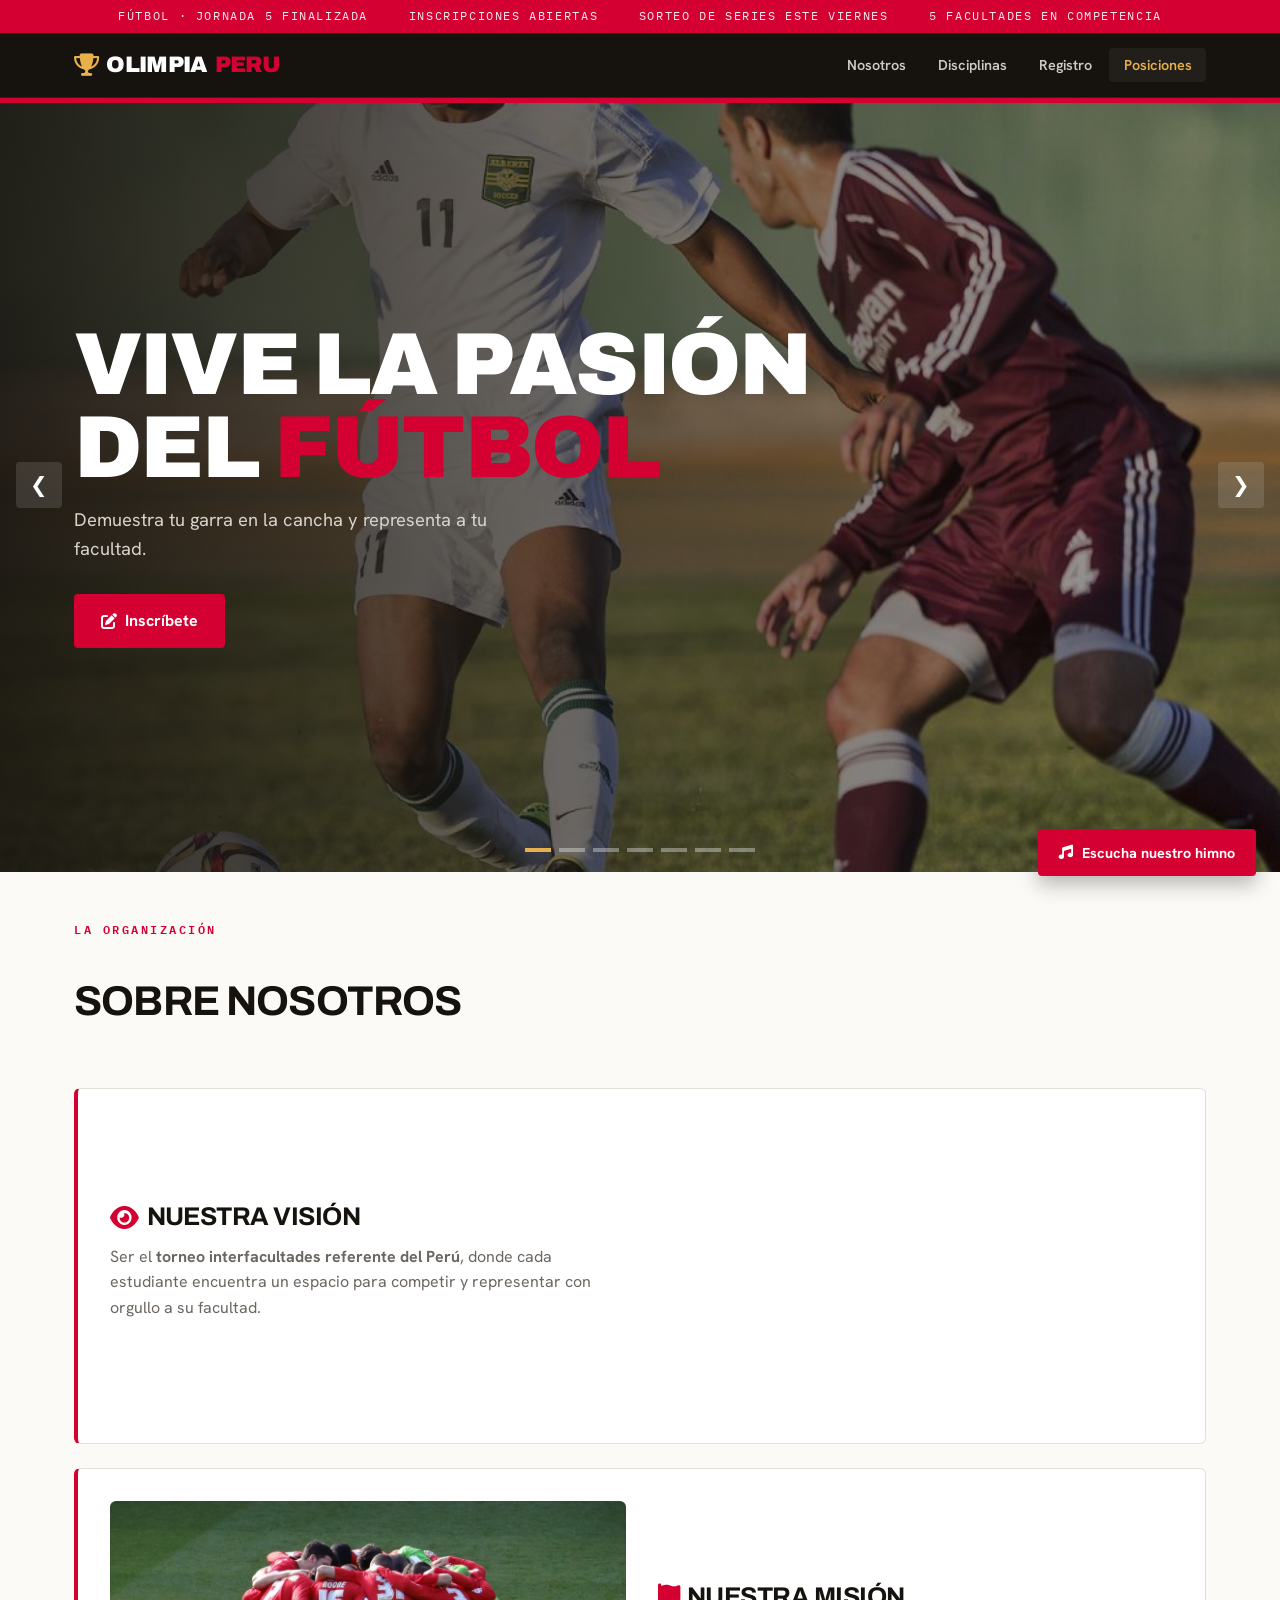
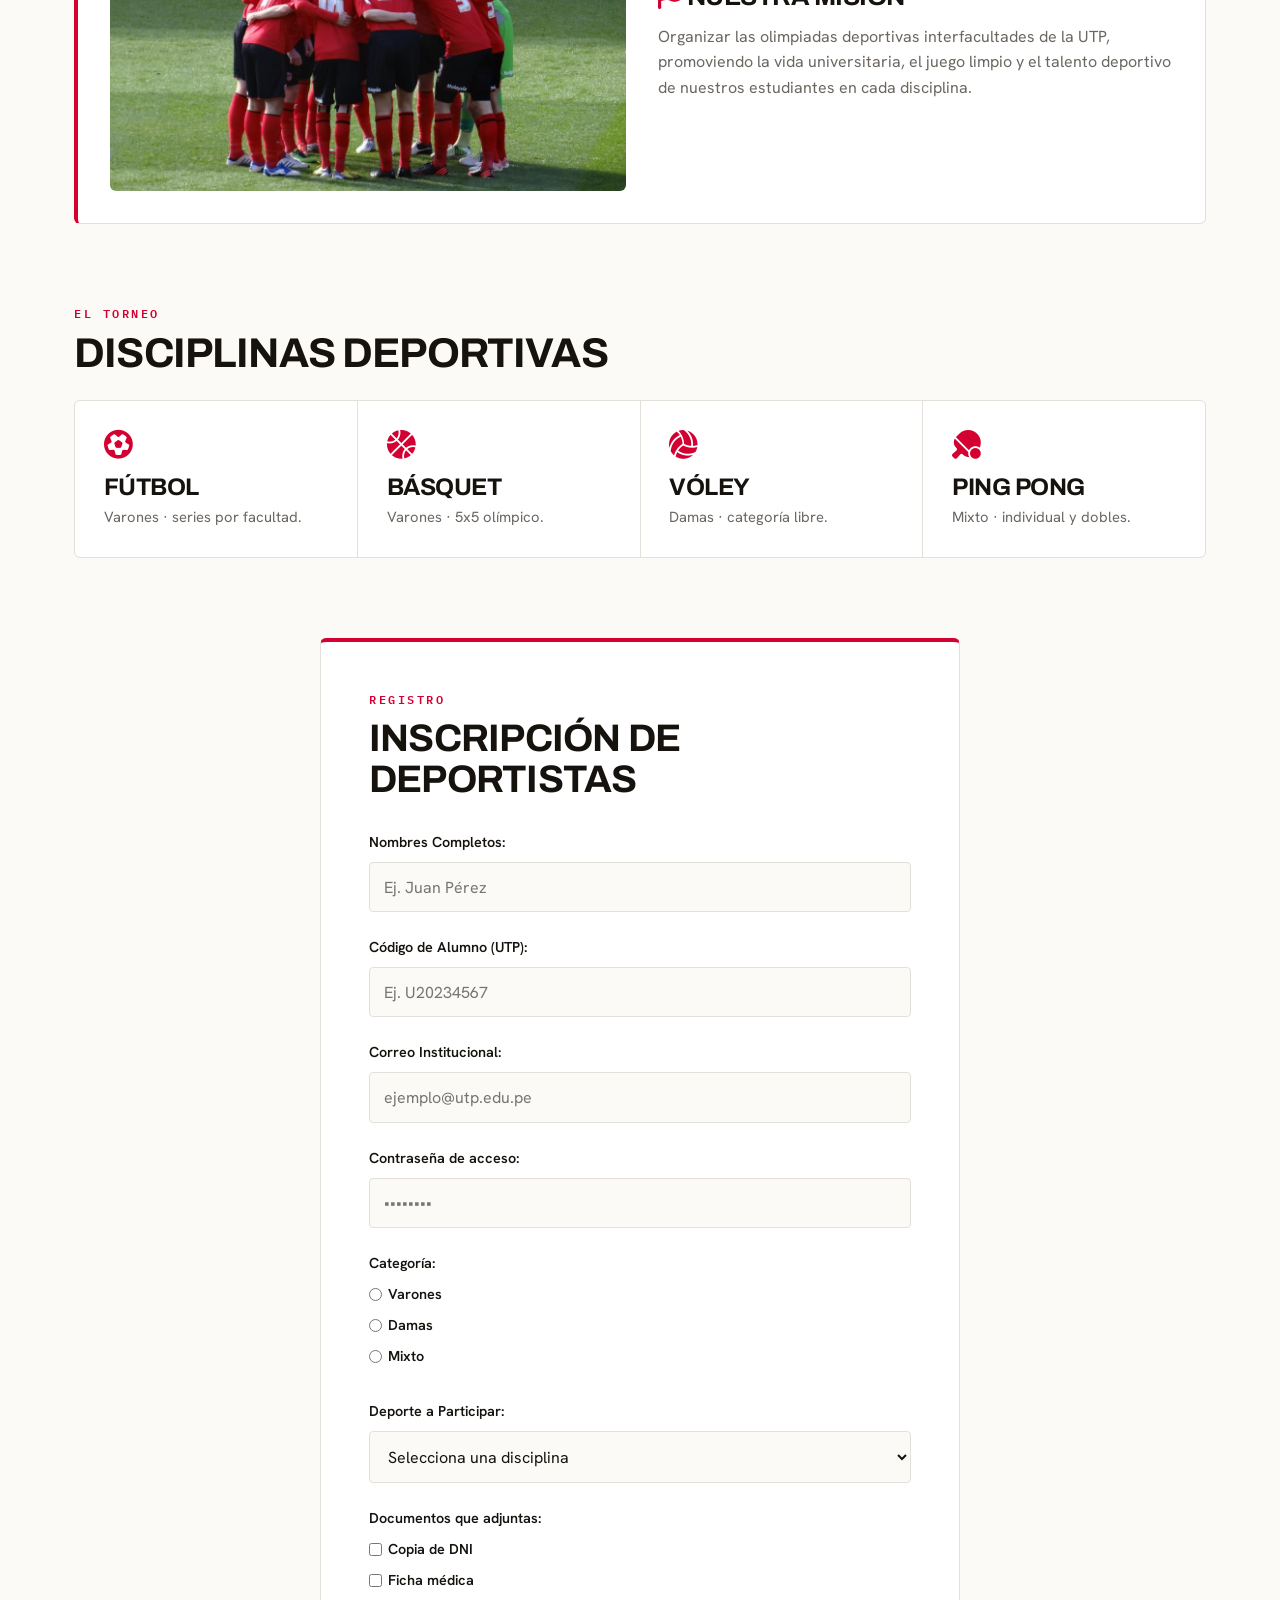
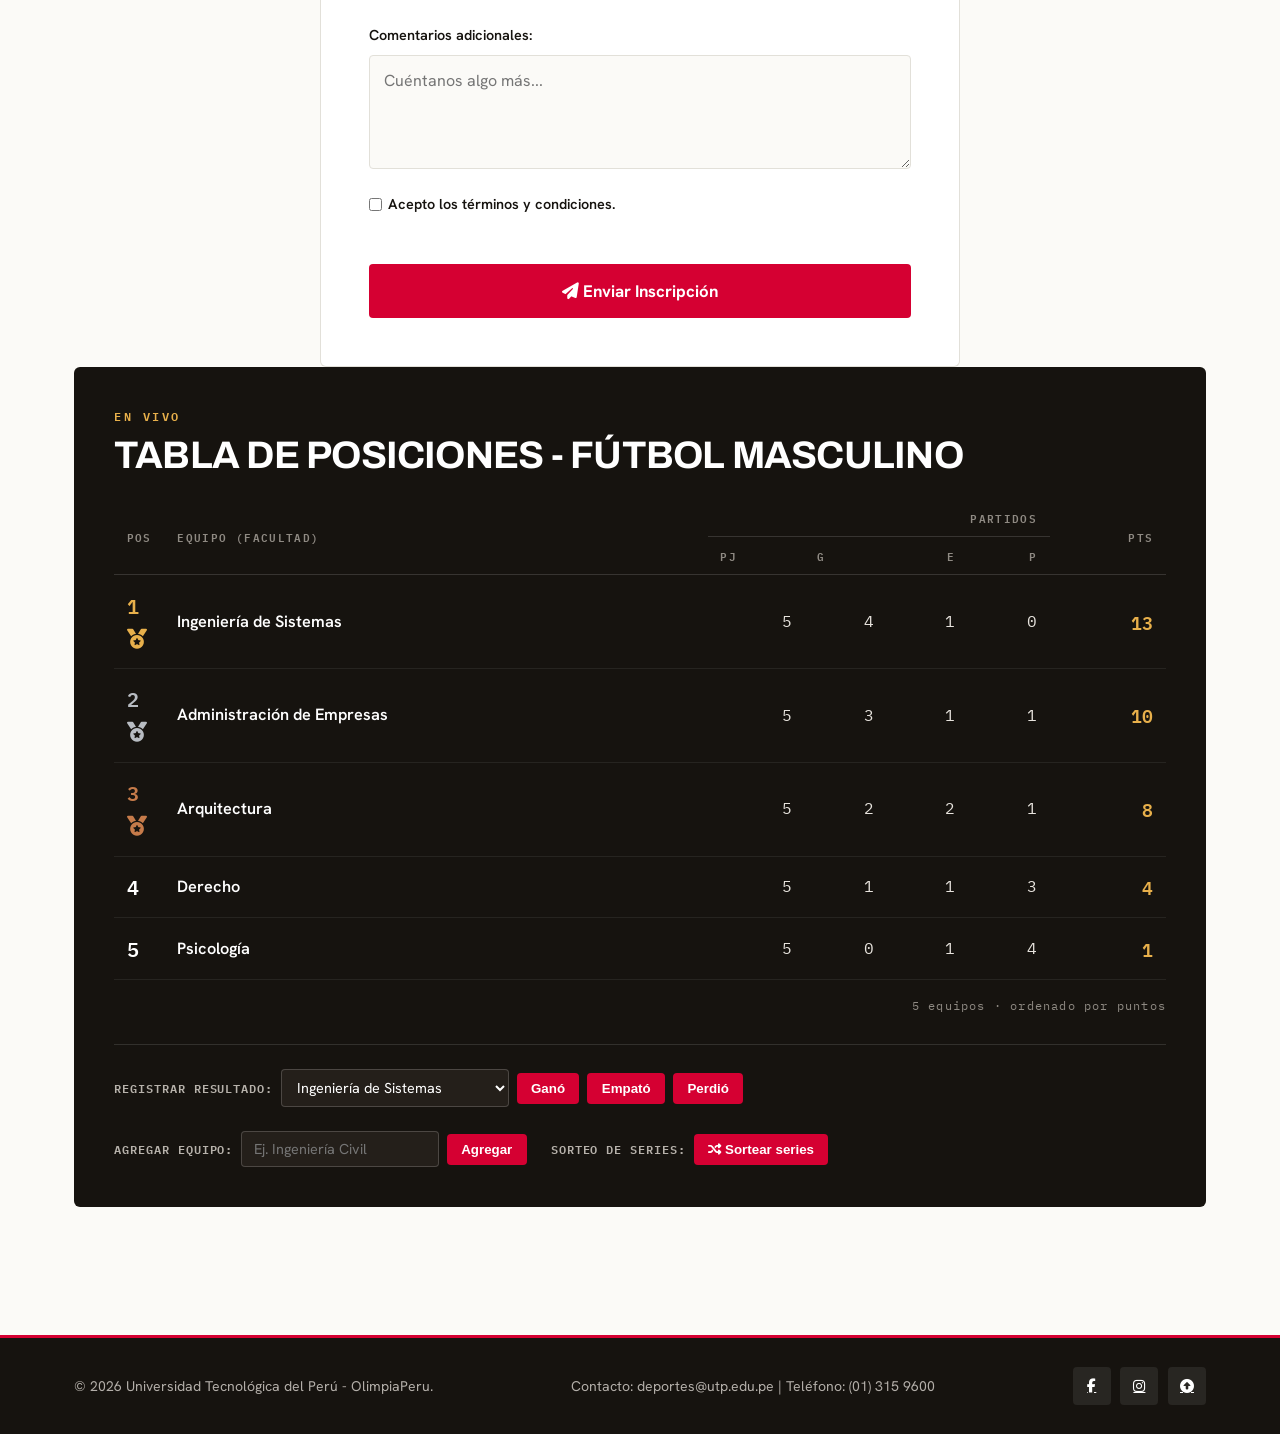
<file: index.html>
<!DOCTYPE html>
<html lang="es">

<head>
  <!-- Meta tags: charset, viewport (responsive), description (SEO), author -->
  <meta charset="UTF-8" />
  <meta name="viewport" content="width=device-width, initial-scale=1.0" />
  <meta name="description"
    content="Sistema de gestión OlimpiaPeru. Mantente informado sobre los deportes, posiciones y registros." />
  <meta name="author" content="Esteban Abanto" />

  <title>OlimpiaPeru - Inicio</title>

  <!-- Font Awesome (íconos) -->
  <link rel="stylesheet" href="https://cdnjs.cloudflare.com/ajax/libs/font-awesome/6.5.1/css/all.min.css" />

  <!-- CSS externo dividido por secciones (orden = cascada; responsive al final) -->
  <link rel="stylesheet" href="css/base.css" />
  <link rel="stylesheet" href="css/header.css" />
  <link rel="stylesheet" href="css/slider.css" />
  <link rel="stylesheet" href="css/nosotros.css" />
  <link rel="stylesheet" href="css/disciplinas.css" />
  <link rel="stylesheet" href="css/formulario.css" />
  <link rel="stylesheet" href="css/tabla.css" />
  <link rel="stylesheet" href="css/modal.css" />
  <link rel="stylesheet" href="css/footer.css" />
  <link rel="stylesheet" href="css/responsive.css" />
</head>

<body>

  <!-- TICKER: cintillo superior estilo transmisión deportiva -->
  <div class="ticker">
    <span>Fútbol · Jornada 5 finalizada</span>
    <span>Inscripciones abiertas</span>
    <span>Sorteo de series este viernes</span>
    <span>5 facultades en competencia</span>
  </div>

  <!-- HEADER + NAV: navegación por anclas + menú hamburguesa (botón por JS) -->
  <header id="top">
    <div class="nav-container">
      <a href="#inicio" class="logo">
        <i class="fa-solid fa-trophy"></i>
        Olimpia<span>Peru</span>
      </a>

      <!-- Menú hamburguesa: botón controlado por JS (js/menu.js) -->
      <button type="button" id="menu-btn" class="menu-icon" aria-label="Abrir menú"
        aria-expanded="false" aria-controls="nav-principal">
        <i class="fa-solid fa-bars"></i>
      </button>

      <nav id="nav-principal" aria-label="Navegación principal">
        <ul>
          <li><a href="#nosotros">Nosotros</a></li>
          <li><a href="#disciplinas">Disciplinas</a></li>
          <li><a href="#registro">Registro</a></li>
          <li><a href="#posiciones">Posiciones</a></li>
        </ul>
      </nav>
    </div>
  </header>

  <main>

    <!-- INICIO · SLIDER: autoplay + flechas + puntos (lógica en js/slider.js) -->
    <section id="inicio" class="hero section-spacing">
      <div class="slider" id="slider">
        <!-- Pista de slides: se desplaza con transform desde JS -->
        <div class="slides">
          <!-- El primer slide lleva el h1 principal de la página -->
          <article class="slide slide-futbol" style="background-image: url('assets/img/futbol.jpg');">
            <div class="slide-content">
              <h1>Vive la pasión del <span>Fútbol</span></h1>
              <p>Demuestra tu garra en la cancha y representa a tu facultad.</p>
              <a href="#registro" class="btn-cta"><i class="fa-solid fa-pen-to-square"></i> Inscríbete</a>
            </div>
          </article>

          <article class="slide slide-basquet" style="background-image: url('assets/img/basquet.jpg');">
            <div class="slide-content">
              <h2>Eleva tu juego en el <span>Básquet</span></h2>
              <p>Salta, encesta y conquista lo más alto del podio.</p>
              <a href="#registro" class="btn-cta"><i class="fa-solid fa-pen-to-square"></i> Inscríbete</a>
            </div>
          </article>

          <article class="slide slide-voley" style="background-image: url('assets/img/voley.jpg');">
            <div class="slide-content">
              <h2>Un equipo, un solo <span>objetivo</span></h2>
              <p>En el Vóley la fuerza está en el trabajo en conjunto.</p>
              <a href="#disciplinas" class="btn-cta"><i class="fa-solid fa-list"></i> Ver disciplinas</a>
            </div>
          </article>

          <article class="slide slide-pingpong" style="background-image: url('assets/img/pingpong.jpg');">
            <div class="slide-content">
              <h2>Reflejos de <span>campeón</span></h2>
              <p>Precisión y velocidad en cada punto del Ping Pong.</p>
              <a href="#registro" class="btn-cta"><i class="fa-solid fa-pen-to-square"></i> Inscríbete</a>
            </div>
          </article>

          <article class="slide slide-equipo" style="background-image: url('assets/img/equipo.jpg');">
            <div class="slide-content">
              <h2>Compite por tu <span>facultad</span></h2>
              <p>Forma tu equipo y deja todo en cada competencia.</p>
              <a href="#registro" class="btn-cta"><i class="fa-solid fa-pen-to-square"></i> Inscríbete</a>
            </div>
          </article>

          <article class="slide slide-estadio" style="background-image: url('assets/img/estadio.jpg');">
            <div class="slide-content">
              <h2>Vive cada <span>partido</span></h2>
              <p>Sigue los resultados y la tabla de posiciones en vivo.</p>
              <a href="#posiciones" class="btn-cta"><i class="fa-solid fa-ranking-star"></i> Ver posiciones</a>
            </div>
          </article>

          <article class="slide slide-trofeo" style="background-image: url('assets/img/trofeo.jpg');">
            <div class="slide-content">
              <h2>¡Inscríbete <span>ahora</span>!</h2>
              <p>Sé parte del evento deportivo más grande de la UTP.</p>
              <a href="#registro" class="btn-cta"><i class="fa-solid fa-pen-to-square"></i> Inscríbete</a>
            </div>
          </article>
        </div>

        <button class="slider-arrow prev" aria-label="Slide anterior">&#10094;</button>
        <button class="slider-arrow next" aria-label="Slide siguiente">&#10095;</button>

        <div class="slider-dots">
          <button class="dot active" aria-label="Ir al slide 1"></button>
          <button class="dot" aria-label="Ir al slide 2"></button>
          <button class="dot" aria-label="Ir al slide 3"></button>
          <button class="dot" aria-label="Ir al slide 4"></button>
          <button class="dot" aria-label="Ir al slide 5"></button>
          <button class="dot" aria-label="Ir al slide 6"></button>
          <button class="dot" aria-label="Ir al slide 7"></button>
        </div>
      </div>
    </section>

    <!-- NOSOTROS · 2 cards (Visión / Misión) en FLEXBOX: texto a un lado, multimedia 16:9 al otro -->
    <section id="nosotros" class="info-section section-spacing">
      <span class="eyebrow">La organización</span>
      <h2 class="section-title">Sobre Nosotros</h2>

      <div class="nosotros-cards">

        <!-- Visión: texto + video de YouTube -->
        <div class="info-card nosotros-card">
          <div class="nosotros-texto">
            <h2><i class="fa-solid fa-eye"></i> Nuestra Visión</h2>
            <p>
              Ser el <strong>torneo interfacultades referente del Perú</strong>,
              donde cada estudiante encuentra un espacio para competir y
              representar con orgullo a su facultad.
            </p>
          </div>
          <div class="ratio-16-9 nosotros-media">
            <iframe src="https://www.youtube.com/embed/ScMzIvxBSi4" title="Video deportivo"
              allow="accelerometer; autoplay; clipboard-write; encrypted-media; gyroscope; picture-in-picture"
              allowfullscreen></iframe>
          </div>
        </div>

        <!-- Misión: imagen (<img> con alt) + texto, lados invertidos -->
        <div class="info-card nosotros-card">
          <img class="ratio-16-9 nosotros-media" src="assets/img/equipo.jpg"
            alt="Equipo celebrando durante una jornada de OlimpiaPeru" loading="lazy" />
          <div class="nosotros-texto">
            <h2><i class="fa-solid fa-flag"></i> Nuestra Misión</h2>
            <p>
              Organizar las olimpiadas deportivas interfacultades de la UTP,
              promoviendo la vida universitaria, el juego limpio y el talento
              deportivo de nuestros estudiantes en cada disciplina.
            </p>
          </div>
        </div>
      </div>
    </section>

    <!-- DISCIPLINAS · LAYOUT CON CSS GRID -->
    <section id="disciplinas" class="section-spacing">
      <span class="eyebrow">El torneo</span>
      <h2 class="section-title">Disciplinas Deportivas</h2>

      <div class="grid-disciplinas">
        <article class="sport-card">
          <i class="fa-solid fa-futbol"></i>
          <h3>Fútbol</h3>
          <p>Varones · series por facultad.</p>
        </article>
        <article class="sport-card">
          <i class="fa-solid fa-basketball"></i>
          <h3>Básquet</h3>
          <p>Varones · 5x5 olímpico.</p>
        </article>
        <article class="sport-card">
          <i class="fa-solid fa-volleyball"></i>
          <h3>Vóley</h3>
          <p>Damas · categoría libre.</p>
        </article>
        <article class="sport-card">
          <i class="fa-solid fa-table-tennis-paddle-ball"></i>
          <h3>Ping Pong</h3>
          <p>Mixto · individual y dobles.</p>
        </article>
      </div>
    </section>

    <!-- REGISTRO · FORM (action/method) con todos los tipos de input -->
    <section id="registro" class="form-container section-spacing">
      <span class="eyebrow">Registro</span>
      <h2>Inscripción de Deportistas</h2>
      <form id="form-inscripcion" action="#" method="POST" novalidate>

        <div class="form-group">
          <label for="nombre">Nombres Completos:</label>
          <input type="text" id="nombre" name="nombre" placeholder="Ej. Juan Pérez" required />
        </div>

        <div class="form-group">
          <label for="codigo">Código de Alumno (UTP):</label>
          <input type="text" id="codigo" name="codigo" placeholder="Ej. U20234567" required />
        </div>

        <div class="form-group">
          <label for="correo">Correo Institucional:</label>
          <input type="email" id="correo" name="correo" placeholder="ejemplo@utp.edu.pe" required />
        </div>

        <div class="form-group">
          <label for="clave">Contraseña de acceso:</label>
          <input type="password" id="clave" name="clave" placeholder="••••••••" />
        </div>

        <!-- radio -->
        <fieldset class="form-group">
          <legend>Categoría:</legend>
          <label class="inline"><input type="radio" name="categoria" value="varones" /> Varones</label>
          <label class="inline"><input type="radio" name="categoria" value="damas" /> Damas</label>
          <label class="inline"><input type="radio" name="categoria" value="mixto" /> Mixto</label>
        </fieldset>

        <!-- select -->
        <div class="form-group">
          <label for="deporte">Deporte a Participar:</label>
          <select id="deporte" name="deporte" required>
            <option value="" disabled selected>Selecciona una disciplina</option>
            <option value="futbol">Fútbol</option>
            <option value="voley">Vóley</option>
            <option value="basquet">Básquet</option>
            <option value="pingpong">Ping Pong</option>
          </select>
        </div>

        <!-- checkbox -->
        <fieldset class="form-group">
          <legend>Documentos que adjuntas:</legend>
          <label class="inline"><input type="checkbox" name="docs" value="dni" /> Copia de DNI</label>
          <label class="inline"><input type="checkbox" name="docs" value="ficha" /> Ficha médica</label>
        </fieldset>

        <!-- textarea -->
        <div class="form-group">
          <label for="comentario">Comentarios adicionales:</label>
          <textarea id="comentario" name="comentario" rows="4" placeholder="Cuéntanos algo más..."></textarea>
        </div>

        <div class="form-group">
          <label class="inline"><input type="checkbox" name="terminos" required /> Acepto los términos y
            condiciones.</label>
        </div>

        <button type="submit" class="submit-btn">
          <i class="fa-solid fa-paper-plane"></i> Enviar Inscripción
        </button>
      </form>
    </section>

    <!-- POSICIONES · TABLA con thead, tbody, tfoot + colspan/rowspan -->
    <section id="posiciones" class="table-container section-spacing">
      <span class="eyebrow" style="color: var(--gold)">En vivo</span>
      <h2>Tabla de Posiciones - Fútbol Masculino</h2>
      <table>
        <thead>
          <tr>
            <th rowspan="2">Pos</th>
            <th rowspan="2">Equipo (Facultad)</th>
            <th colspan="4">Partidos</th>
            <th rowspan="2">Pts</th>
          </tr>
          <tr>
            <th>PJ</th>
            <th>G</th>
            <th>E</th>
            <th>P</th>
          </tr>
        </thead>

        <!-- Filas generadas por JS desde un arreglo de equipos -->
        <tbody id="tabla-body"></tbody>

        <tfoot>
          <tr>
            <td colspan="7" id="tabla-pie">—</td>
          </tr>
        </tfoot>
      </table>

      <!-- Controles: gestionan la tabla con JS (registrar resultado / agregar equipo) -->
      <div class="tabla-controles">
        <div class="control-grupo">
          <label for="equipo-sel">Registrar resultado:</label>
          <select id="equipo-sel"></select>
          <button type="button" class="btn-res" data-res="g">Ganó</button>
          <button type="button" class="btn-res" data-res="e">Empató</button>
          <button type="button" class="btn-res" data-res="p">Perdió</button>
        </div>
        <div class="control-grupo">
          <label for="equipo-nuevo">Agregar equipo:</label>
          <input type="text" id="equipo-nuevo" placeholder="Ej. Ingeniería Civil" />
          <button type="button" id="btn-agregar">Agregar</button>
        </div>

        <div class="control-grupo">
          <label>Sorteo de series:</label>
          <button type="button" id="btn-sorteo"><i class="fa-solid fa-shuffle"></i> Sortear series</button>
        </div>
      </div>
    </section>

  </main>

  <footer>
    <div class="footer-content">
      <p>&copy; 2026 Universidad Tecnológica del Perú - OlimpiaPeru.</p>
      <p>Contacto: deportes@utp.edu.pe | Teléfono: (01) 315 9600</p>
      <div class="social-icons">
        <a href="#" aria-label="Facebook"><i class="fa-brands fa-facebook-f"></i></a>
        <a href="#" aria-label="Instagram"><i class="fa-brands fa-instagram"></i></a>
        <a href="#top" aria-label="Volver arriba"><i class="fa-solid fa-circle-up"></i></a>
      </div>
    </div>
  </footer>

  <!-- BOTÓN FLOTANTE · reproductor del himno (fijo en la esquina, controlado por JS) -->
  <button id="himno-btn" class="himno-flotante" aria-label="Escuchar nuestro himno">
    <i class="fa-solid fa-music"></i>
    <span class="himno-texto">Escucha nuestro himno</span>
  </button>
  <audio id="himno-audio" loop>
    <source src="assets/audio/himno.wav" type="audio/wav" />
    Tu navegador no soporta el elemento de audio.
  </audio>

  <!-- MODAL · resultado del sorteo de series (ventana flotante controlada por JS) -->
  <div id="modal-sorteo" class="modal-overlay" hidden>
    <div class="modal">
      <button type="button" class="modal-cerrar" id="modal-cerrar" aria-label="Cerrar">&times;</button>
      <h2><i class="fa-solid fa-shuffle"></i> Sorteo de Series</h2>
      <div id="sorteo-resultado"></div>
    </div>
  </div>

  <!-- JS externo dividido por funcionalidad (espeja la estructura de css/) -->
  <script src="js/menu.js"></script>
  <script src="js/scrollspy.js"></script>
  <script src="js/slider.js"></script>
  <script src="js/himno.js"></script>
  <script src="js/formulario.js"></script>
  <script src="js/tabla.js"></script>
  <script src="js/sorteo.js"></script>
</body>

</html>
</file>
<file: css/base.css>
/* base.css · variables (dirección "Torneo"), reset, tipografía y utilidades */

@import url("https://fonts.googleapis.com/css2?family=Archivo:wght@600;700;800;900&family=Hanken+Grotesk:wght@400;500;600;700&family=IBM+Plex+Mono:wght@500;600&display=swap");

:root {
  /* Paleta */
  --ink: #16130f;
  --ink-soft: #241f1a;
  --paper: #fbfaf7;
  --panel: #ffffff;
  --line: #e2e0d9;
  --primary-color: #d50032;   /* rojo UTP */
  --primary-dark: #a80028;
  --gold: #e8b04b;
  --silver: #b8bcc2;
  --bronze: #c67b4a;
  --muted: #6b6660;

  /* Alias de nombres previos */
  --secondary-color: #16130f;
  --bg-color: #fbfaf7;
  --text-color: #16130f;
  --white: #ffffff;

  /* Tipografía */
  --display: "Archivo", sans-serif;
  --body: "Hanken Grotesk", sans-serif;
  --mono: "IBM Plex Mono", monospace;

  --border-radius: 6px;
  --box-shadow: 0 10px 30px rgba(22, 19, 15, 0.1);
  --transition: all 0.25s ease;
}

/* Reset (selector universal) */
* {
  margin: 0;
  padding: 0;
  box-sizing: border-box;
}

html {
  scroll-behavior: smooth;
  scroll-padding-top: 90px;
}

body {
  font-family: var(--body);
  background: var(--paper);
  color: var(--text-color);
  line-height: 1.6;
  -webkit-font-smoothing: antialiased;
  display: flex;
  flex-direction: column;
  min-height: 100vh;
  overflow-x: hidden;
}

h1,
h2,
h3,
h4 {
  font-family: var(--display);
  line-height: 1.05;
  letter-spacing: -0.02em;
}

/* Imágenes responsivas (regla global) */
img {
  max-width: 100%;
  display: block;
}

/* Foco visible (accesibilidad) */
:focus-visible {
  outline: 3px solid var(--primary-color);
  outline-offset: 2px;
}

/* Animación con @keyframes (entrada de contenido) */
@keyframes fadeInUp {
  from {
    opacity: 0;
    transform: translateY(30px);
  }
  to {
    opacity: 1;
    transform: translateY(0);
  }
}

/* ===== CONTENIDO PRINCIPAL ===== */
main {
  flex: 1;
  max-width: 1180px;
  margin: 3rem auto;
  padding: 0 1.5rem;
  width: 100%;
}

.section-spacing {
  margin-bottom: 5rem;
}

/* Etiqueta mono tipo "eyebrow" */
.eyebrow {
  font-family: var(--mono);
  font-size: 0.72rem;
  font-weight: 600;
  letter-spacing: 0.22em;
  text-transform: uppercase;
  color: var(--primary-color);
  display: block;
  margin-bottom: 0.6rem;
}

.section-title {
  font-size: clamp(1.8rem, 4vw, 2.6rem);
  text-transform: uppercase;
  color: var(--ink);
  margin-bottom: 1.5rem;
}
</file>
<file: css/header.css>
/* header.css · ticker, cabecera oscura, navegación y hamburguesa (Flexbox) */

/* Ticker superior estilo transmisión deportiva */
.ticker {
  background: var(--primary-color);
  color: #fff;
  font-family: var(--mono);
  font-size: 0.72rem;
  letter-spacing: 0.14em;
  text-transform: uppercase;
  padding: 0.45rem 0;
  text-align: center;
}

.ticker span {
  margin: 0 1rem;
  opacity: 0.92;
  white-space: nowrap;
}

header {
  background: var(--ink);
  padding: 0.9rem 0;
  position: sticky;
  top: 0;
  z-index: 100;
  border-bottom: 1px solid rgba(255, 255, 255, 0.08);
}

.nav-container {
  max-width: 1180px;
  margin: 0 auto;
  padding: 0 1.5rem;
  display: flex;
  justify-content: space-between;
  align-items: center;
}

.logo {
  color: var(--white);
  font-family: var(--display);
  font-size: 1.4rem;
  font-weight: 900;
  text-transform: uppercase;
  letter-spacing: -0.03em;
  text-decoration: none;
  display: flex;
  align-items: center;
  gap: 0.5rem;
}

.logo i {
  color: var(--gold);
}
.logo span {
  color: var(--primary-color);
}

nav ul {
  list-style: none;
  display: flex;
  gap: 0.2rem;
}

nav a {
  color: #cfcac4;
  text-decoration: none;
  font-weight: 600;
  font-size: 0.9rem;
  transition: var(--transition);
  padding: 0.5rem 0.9rem;
  border-radius: 4px;
}

/* Pseudoclase :hover + clase activa */
nav a:hover {
  color: var(--white);
  background: rgba(255, 255, 255, 0.07);
}
nav a.active {
  color: var(--gold);
  background: rgba(255, 255, 255, 0.05);
}

/* Hamburguesa: oculta en escritorio (botón sin estilos por defecto) */
.menu-icon {
  display: none;
  background: none;
  border: none;
  color: var(--white);
}
</file>
<file: css/slider.css>
/* slider.css · INICIO · carrusel full-bleed (dirección "Torneo") */

.hero {
  position: relative;
  overflow: hidden;
  width: 100vw;
  margin-left: calc(50% - 50vw);
  margin-top: -3rem;
  margin-bottom: 3rem;
}

/* Barra superior roja (pseudo-elemento) */
.hero::before {
  content: "";
  position: absolute;
  top: 0;
  left: 0;
  width: 100%;
  height: 5px;
  background: var(--primary-color);
  z-index: 5;
}

.slider {
  position: relative;
  width: 100%;
  height: 86vh;
  overflow: hidden;
  background: var(--ink);
}

/* Pista de slides; se mueve con transform desde JS */
.slides {
  display: flex;
  height: 100%;
  transition: transform 0.6s ease;
}

.slide {
  position: relative;
  flex: 0 0 100%;
  height: 100%;
  display: flex;
  align-items: center;
  color: var(--white);
  background-size: cover;
  background-position: center;
}

/* Degradado oscuro editorial (desde la izquierda) */
.slide::before {
  content: "";
  position: absolute;
  inset: 0;
  background: linear-gradient(
    90deg,
    rgba(22, 19, 15, 0.92) 0%,
    rgba(22, 19, 15, 0.55) 55%,
    rgba(22, 19, 15, 0.35) 100%
  );
}

.slide-content {
  position: relative;
  z-index: 1;
  max-width: 1180px;
  width: 100%;
  margin: 0 auto;
  padding: 0 1.5rem;
  animation: fadeInUp 0.8s ease both;
}

.slide-content h1,
.slide-content h2 {
  font-family: var(--display);
  font-weight: 900;
  text-transform: uppercase;
  font-size: clamp(2.6rem, 7vw, 5.5rem);
  line-height: 0.95;
  max-width: 14ch;
  margin-bottom: 1rem;
}

.slide-content h1 span,
.slide-content h2 span {
  color: var(--primary-color);
}

.slide-content p {
  font-size: 1.15rem;
  color: #d8d3cd;
  max-width: 46ch;
  margin-bottom: 1.8rem;
}

.btn-cta {
  display: inline-flex;
  align-items: center;
  gap: 0.5rem;
  background: var(--primary-color);
  color: var(--white);
  text-decoration: none;
  font-family: var(--body);
  font-weight: 700;
  padding: 0.9rem 1.7rem;
  border-radius: 4px;
  transition: var(--transition);
}

.btn-cta:hover {
  background: var(--primary-dark);
  transform: translateY(-2px);
}

.slider-arrow {
  position: absolute;
  top: 50%;
  transform: translateY(-50%);
  width: 46px;
  height: 46px;
  border: none;
  border-radius: 4px;
  background: rgba(255, 255, 255, 0.12);
  color: var(--white);
  font-size: 1.3rem;
  cursor: pointer;
  z-index: 4;
  transition: var(--transition);
}

.slider-arrow:hover {
  background: var(--primary-color);
}

.slider-arrow.prev {
  left: 1rem;
}
.slider-arrow.next {
  right: 1rem;
}

.slider-dots {
  position: absolute;
  bottom: 1.3rem;
  left: 50%;
  transform: translateX(-50%);
  display: flex;
  gap: 0.5rem;
  z-index: 4;
}

/* Puntos como barras estilo marcador */
.dot {
  width: 26px;
  height: 4px;
  padding: 0;
  border: none;
  border-radius: 0;
  background: rgba(255, 255, 255, 0.35);
  cursor: pointer;
  transition: var(--transition);
}

.dot.active {
  background: var(--gold);
}
</file>
<file: css/nosotros.css>
/* nosotros.css · cards Visión/Misión (Flexbox) + caja 16:9 de multimedia */

.info-section {
  display: flex;
  flex-direction: column;
  gap: 2rem;
}

.nosotros-cards {
  display: flex;
  flex-direction: column;
  gap: 1.5rem;
  margin-top: 0.5rem;
}

/* Cada card: texto a un lado y multimedia (16:9) al otro */
.nosotros-card {
  display: flex;
  gap: 2rem;
  align-items: center;
  flex-wrap: wrap;
  background: var(--panel);
  border: 1px solid var(--line);
  border-left: 4px solid var(--primary-color);
  border-radius: var(--border-radius);
  padding: 2rem;
  transition: var(--transition);
}

.nosotros-card:hover {
  border-left-color: var(--gold);
}

.nosotros-texto {
  flex: 1 1 280px;
}

.nosotros-texto h2 {
  font-size: 1.6rem;
  text-transform: uppercase;
  color: var(--ink);
  margin-bottom: 0.8rem;
  display: flex;
  align-items: center;
  gap: 0.5rem;
}

.nosotros-texto h2 i {
  color: var(--primary-color);
}

.nosotros-texto p {
  color: var(--muted);
  margin-bottom: 0.5rem;
}

.nosotros-media {
  flex: 1 1 280px;
}

/* Caja 16:9 compartida por el video y la imagen */
.ratio-16-9 {
  display: block;
  width: 100%;
  aspect-ratio: 16 / 9;
  border-radius: var(--border-radius);
  overflow: hidden;
}

.ratio-16-9 iframe {
  width: 100%;
  height: 100%;
  border: 0;
}

img.ratio-16-9 {
  object-fit: cover;
}
</file>
<file: css/disciplinas.css>
/* disciplinas.css · grilla de disciplinas (CSS Grid, estilo marcador) */

.grid-disciplinas {
  display: grid;
  grid-template-columns: repeat(auto-fit, minmax(220px, 1fr));
  gap: 1px;                        /* las líneas finas son el fondo que se ve */
  background: var(--line);
  border: 1px solid var(--line);
  border-radius: var(--border-radius);
  overflow: hidden;
  margin-top: 1.5rem;
}

.sport-card {
  background: var(--panel);
  padding: 1.8rem;
  transition: var(--transition);
}

.sport-card:hover {
  background: var(--paper);
}

.sport-card i {
  font-size: 1.8rem;
  color: var(--primary-color);
}

.sport-card h3 {
  font-size: 1.5rem;
  text-transform: uppercase;
  color: var(--ink);
  margin: 0.8rem 0 0.3rem;
}

.sport-card p {
  color: var(--muted);
  font-size: 0.92rem;
}
</file>
<file: css/formulario.css>
/* formulario.css · formulario de inscripción */

.form-container {
  background: var(--panel);
  padding: 3rem;
  border: 1px solid var(--line);
  border-top: 4px solid var(--primary-color);
  border-radius: var(--border-radius);
  max-width: 640px;
  margin: 0 auto;
}

.form-container h2 {
  font-size: clamp(1.8rem, 4vw, 2.4rem);
  text-transform: uppercase;
  color: var(--ink);
  margin-bottom: 2rem;
}

.form-group {
  margin-bottom: 1.5rem;
  display: flex;
  flex-direction: column;
  border: none;                    /* limpia el borde de <fieldset> */
}

.form-group label,
.form-group legend {
  font-weight: 600;
  margin-bottom: 0.5rem;
  color: var(--ink);
  font-size: 0.9rem;
}

.form-group input[type="text"],
.form-group input[type="email"],
.form-group input[type="password"],
.form-group select,
.form-group textarea {
  padding: 0.85rem;
  border: 1px solid var(--line);
  border-radius: 4px;
  font-family: inherit;
  font-size: 1rem;
  transition: var(--transition);
  background: var(--paper);
  width: 100%;
  color: var(--ink);
}

/* Pseudoclase :focus */
.form-group input:focus,
.form-group select:focus,
.form-group textarea:focus {
  outline: none;
  border-color: var(--primary-color);
  background: var(--white);
  box-shadow: 0 0 0 3px rgba(213, 0, 50, 0.15);
}

.form-group textarea {
  resize: vertical;
}

/* Etiquetas en línea para radios y checkboxes */
.inline {
  display: inline-flex;
  align-items: center;
  gap: 0.4rem;
  flex-direction: row;
  font-weight: 400;
  margin-right: 1.2rem;
  cursor: pointer;
}

.submit-btn {
  background: var(--primary-color);
  color: var(--white);
  border: none;
  padding: 1rem;
  border-radius: 4px;
  font-family: var(--body);
  font-size: 1.05rem;
  font-weight: 700;
  cursor: pointer;
  width: 100%;
  margin-top: 1rem;
  transition: var(--transition);
}

.submit-btn:hover {
  background: var(--primary-dark);
  transform: translateY(-2px);
}

.submit-btn:active {
  transform: translateY(0);
}

/* Mensajes de validación generados por JS */
.error-msg {
  color: var(--primary-color);
  font-size: 0.85rem;
  margin-top: 0.4rem;
}

.form-group .invalid,
.form-group .invalid:focus {
  border-color: var(--primary-color);
  background: #fff5f6;
}

.form-success {
  margin-top: 1rem;
  padding: 0.85rem 1rem;
  border-radius: 4px;
  background: #e6f7ec;
  color: #1a7f4b;
  font-weight: 600;
  text-align: center;
}
</file>
<file: css/tabla.css>
/* tabla.css · tabla de posiciones — "marcador" oscuro (firma del diseño) */

.table-container {
  background: var(--ink);
  color: var(--white);
  padding: 2.5rem;
  border-radius: var(--border-radius);
  overflow-x: auto;
}

.table-container h2 {
  font-size: clamp(1.6rem, 4vw, 2.4rem);
  text-transform: uppercase;
  color: var(--white);
  margin-bottom: 1.5rem;
}

table {
  width: 100%;
  border-collapse: collapse;
}

thead th {
  font-family: var(--mono);
  font-size: 0.7rem;
  font-weight: 600;
  letter-spacing: 0.12em;
  text-transform: uppercase;
  color: #8f8a83;
  text-align: right;
  padding: 0.6rem 0.8rem;
  border-bottom: 1px solid rgba(255, 255, 255, 0.14);
}

/* Pos y Equipo alineados a la izquierda */
thead th:nth-child(1),
thead th:nth-child(2) {
  text-align: left;
}

tbody td {
  padding: 0.9rem 0.8rem;
  text-align: right;
  border-bottom: 1px solid rgba(255, 255, 255, 0.07);
  font-family: var(--mono);
  font-size: 1rem;
  color: #e7e3dd;
}

tbody td:first-child {
  font-size: 1.25rem;
  font-weight: 600;
  text-align: left;
  color: var(--white);
  width: 3rem;
}

tbody td:nth-child(2) {
  text-align: left;
  font-family: var(--body);
  font-weight: 600;
  font-size: 1.02rem;
  color: var(--white);
}

tbody td:last-child {
  color: var(--gold);
  font-weight: 600;
  font-size: 1.1rem;
}

tbody tr:hover td {
  background: rgba(255, 255, 255, 0.03);
}

/* Top-3 medallado (clases g1/g2/g3 añadidas por tabla.js) */
tbody tr.g1 td:first-child {
  color: var(--gold);
}
tbody tr.g2 td:first-child {
  color: var(--silver);
}
tbody tr.g3 td:first-child {
  color: var(--bronze);
}

tfoot td {
  padding-top: 1rem;
  text-align: right;
  font-family: var(--mono);
  font-size: 0.75rem;
  letter-spacing: 0.1em;
  color: #8f8a83;
}

/* Controles de la tabla (sobre fondo oscuro) */
.tabla-controles {
  margin-top: 1.8rem;
  padding-top: 1.5rem;
  border-top: 1px solid rgba(255, 255, 255, 0.12);
  display: flex;
  flex-wrap: wrap;
  gap: 1.5rem;
}

.control-grupo {
  display: flex;
  flex-wrap: wrap;
  align-items: center;
  gap: 0.5rem;
}

.control-grupo label {
  font-family: var(--mono);
  font-weight: 600;
  color: #b7b2ab;
  font-size: 0.75rem;
  letter-spacing: 0.08em;
  text-transform: uppercase;
}

.control-grupo select,
.control-grupo input {
  padding: 0.5rem 0.7rem;
  border: 1px solid rgba(255, 255, 255, 0.18);
  border-radius: 4px;
  font-family: inherit;
  font-size: 0.9rem;
  background: var(--ink-soft);
  color: var(--white);
}

.control-grupo button {
  padding: 0.5rem 0.9rem;
  border: none;
  border-radius: 4px;
  background: var(--primary-color);
  color: var(--white);
  font-weight: 700;
  cursor: pointer;
  transition: var(--transition);
}

.control-grupo button:hover {
  background: var(--primary-dark);
}
</file>
<file: css/modal.css>
/* modal.css · ventana flotante (overlay) para el sorteo de series */

.modal-overlay {
  position: fixed;
  inset: 0;
  background: rgba(22, 19, 15, 0.72);
  display: flex;
  align-items: center;
  justify-content: center;
  padding: 1rem;
  z-index: 1000;
}

/* El atributo hidden debe ganarle al display:flex */
.modal-overlay[hidden] {
  display: none;
}

.modal {
  background: var(--panel);
  border-radius: var(--border-radius);
  border-top: 5px solid var(--primary-color);
  box-shadow: var(--box-shadow);
  padding: 2.5rem;
  max-width: 600px;
  width: 100%;
  max-height: 85vh;
  overflow-y: auto;
  position: relative;
  animation: fadeInUp 0.3s ease;
}

.modal h2 {
  font-size: 1.7rem;
  text-transform: uppercase;
  color: var(--ink);
  margin-bottom: 1.5rem;
}

.modal h2 i {
  color: var(--primary-color);
}

.modal-cerrar {
  position: absolute;
  top: 1rem;
  right: 1.2rem;
  background: none;
  border: none;
  font-size: 1.8rem;
  line-height: 1;
  color: var(--muted);
  cursor: pointer;
}

.serie {
  margin-bottom: 1.2rem;
}

.serie h3 {
  font-family: var(--mono);
  font-size: 0.8rem;
  letter-spacing: 0.12em;
  text-transform: uppercase;
  color: var(--primary-color);
  margin-bottom: 0.5rem;
}

.serie ul {
  list-style: none;
  padding-left: 0;
}

.serie li {
  padding: 0.5rem 0.8rem;
  background: var(--paper);
  border-left: 3px solid var(--line);
  border-radius: 4px;
  margin-bottom: 0.35rem;
  font-weight: 600;
}
</file>
<file: css/footer.css>
/* footer.css · botón flotante del himno + pie de página (Flexbox) */

/* ===== BOTÓN FLOTANTE · himno (position: fixed en la esquina) ===== */
.himno-flotante {
  position: fixed;
  bottom: 1.5rem;
  right: 1.5rem;
  z-index: 200;
  display: flex;
  align-items: center;
  gap: 0.6rem;
  background: var(--primary-color);
  color: var(--white);
  border: none;
  padding: 0.9rem 1.3rem;
  border-radius: 4px;
  font-family: var(--body);
  font-weight: 700;
  font-size: 0.9rem;
  cursor: pointer;
  box-shadow: 0 8px 20px rgba(22, 19, 15, 0.3);
  transition: var(--transition);
}

.himno-flotante:hover {
  background: var(--primary-dark);
  transform: translateY(-2px);
}

/* Mientras suena: ícono girando (clase .playing añadida por JS) */
.himno-flotante.playing i {
  animation: girar 2.5s linear infinite;
}

@keyframes girar {
  to {
    transform: rotate(360deg);
  }
}

/* ===== FOOTER (Flexbox) ===== */
footer {
  background: var(--ink);
  color: #cfcac4;
  padding: 1.8rem 0;
  margin-top: auto;
  font-size: 0.88rem;
  border-top: 3px solid var(--primary-color);
}

.footer-content {
  max-width: 1180px;
  margin: 0 auto;
  padding: 0 1.5rem;
  display: flex;
  justify-content: space-between;
  align-items: center;
  flex-wrap: wrap;
  gap: 0.8rem;
}

footer p {
  opacity: 0.85;
  margin: 0;
}

.social-icons {
  display: flex;
  gap: 0.6rem;
}

.social-icons a {
  width: 38px;
  height: 38px;
  display: flex;
  align-items: center;
  justify-content: center;
  color: var(--white);
  background: rgba(255, 255, 255, 0.08);
  border-radius: 4px;
  transition: var(--transition);
}

.social-icons a:hover {
  background: var(--primary-color);
}
</file>
<file: css/responsive.css>
/* responsive.css · Media Queries (base escritorio · tablet ≤1024px · móvil ≤768px) */
/* Va de último para sobreescribir los estilos base */

@media (max-width: 1024px) {
  .hero {
    margin-top: -2rem;
  }
  .slider {
    height: 72vh;
  }
  main {
    margin: 2rem auto;
  }
}

@media (max-width: 768px) {
  .menu-icon {
    display: block;
    font-size: 1.6rem;
    cursor: pointer;
  }

  nav {
    flex-basis: 100%;
    max-height: 0;
    overflow: hidden;
    transition: max-height 0.3s ease;
  }

  nav ul {
    flex-direction: column;
    width: 100%;
    gap: 0.2rem;
    padding-top: 1rem;
  }

  /* La clase .open (añadida por JS) despliega el menú */
  nav.open {
    max-height: 400px;
  }

  .nav-container {
    flex-wrap: wrap;
  }

  .slider {
    height: 64vh;
  }

  .form-container,
  .table-container {
    padding: 1.5rem;
  }

  .footer-content {
    flex-direction: column;
    text-align: center;
  }

  /* Botón flotante: solo ícono (círculo) en móvil */
  .himno-texto {
    display: none;
  }
  .himno-flotante {
    padding: 1rem;
  }
}
</file>
